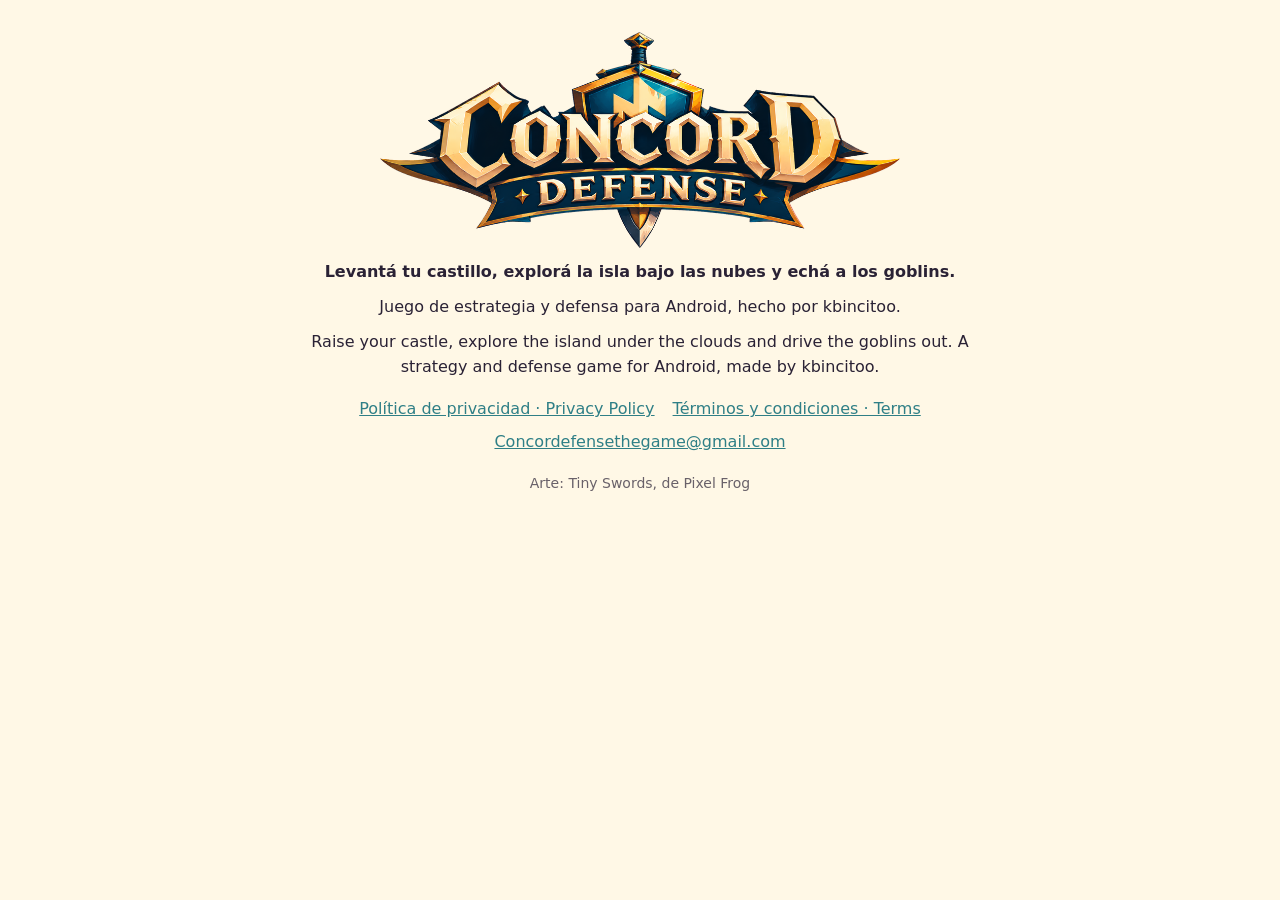
<file: index.html>
<!doctype html>
<html lang="es">
<head>
<meta charset="utf-8">
<meta name="viewport" content="width=device-width, initial-scale=1">
<title>Concord Defense · kbincitoo</title>
<link rel="icon" href="icono.png">
<link rel="stylesheet" href="legal.css">
<style>
  main { text-align: center; }
  .logo { width: min(520px, 100%); height: auto; margin: 12px 0 4px; }
  .enlaces { display: flex; flex-wrap: wrap; justify-content: center; gap: 8px 18px; margin: 18px 0; }
</style>
</head>
<body>
<main>
  <img class="logo" src="logo.png" alt="Concord Defense">
  <p><b>Levantá tu castillo, explorá la isla bajo las nubes y echá a los goblins.</b></p>
  <p>Juego de estrategia y defensa para Android, hecho por kbincitoo.</p>
  <p lang="en">Raise your castle, explore the island under the clouds and drive the goblins out. A strategy and defense game for Android, made by kbincitoo.</p>
  <div class="enlaces">
    <a href="privacidad.html">Política de privacidad · Privacy Policy</a>
    <a href="terminos.html">Términos y condiciones · Terms</a>
    <a href="mailto:Concordefensethegame@gmail.com">Concordefensethegame@gmail.com</a>
  </div>
  <p class="fecha">Arte: Tiny Swords, de Pixel Frog</p>
</main>
</body>
</html>
</file>
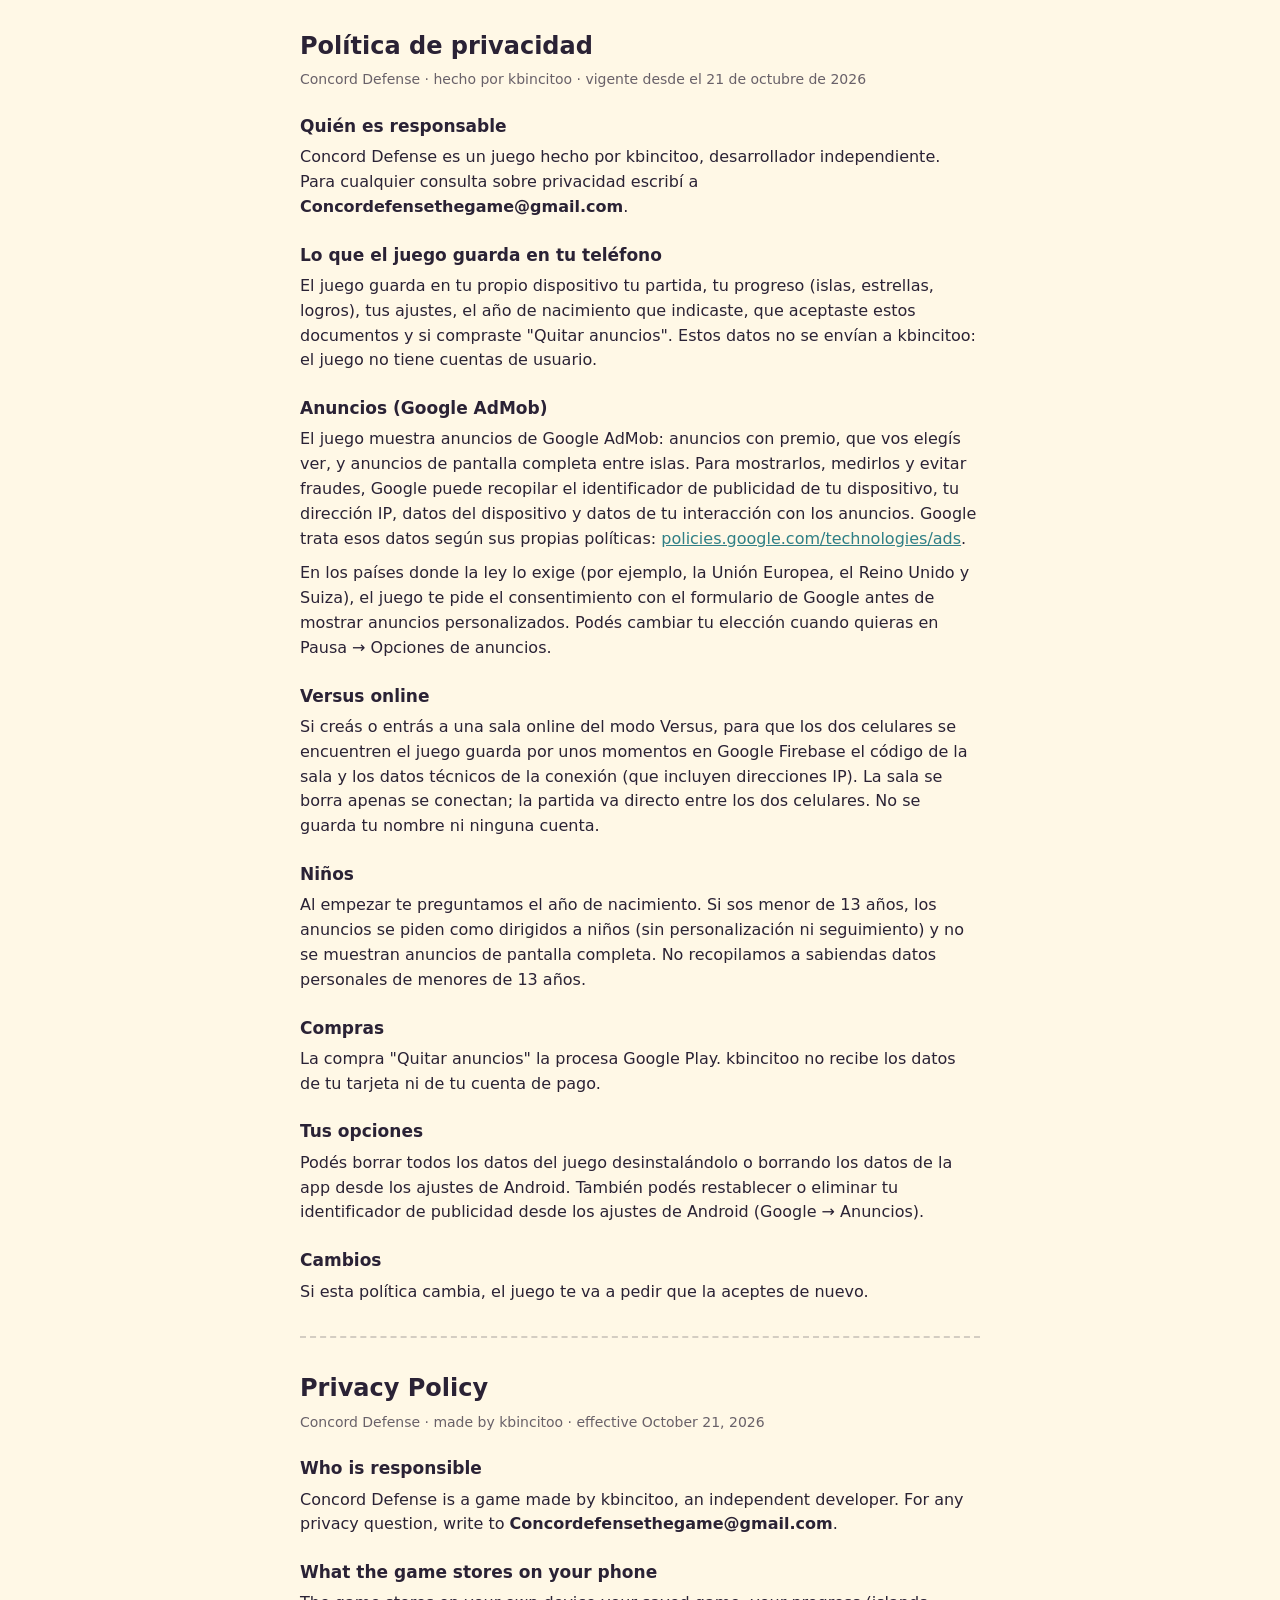
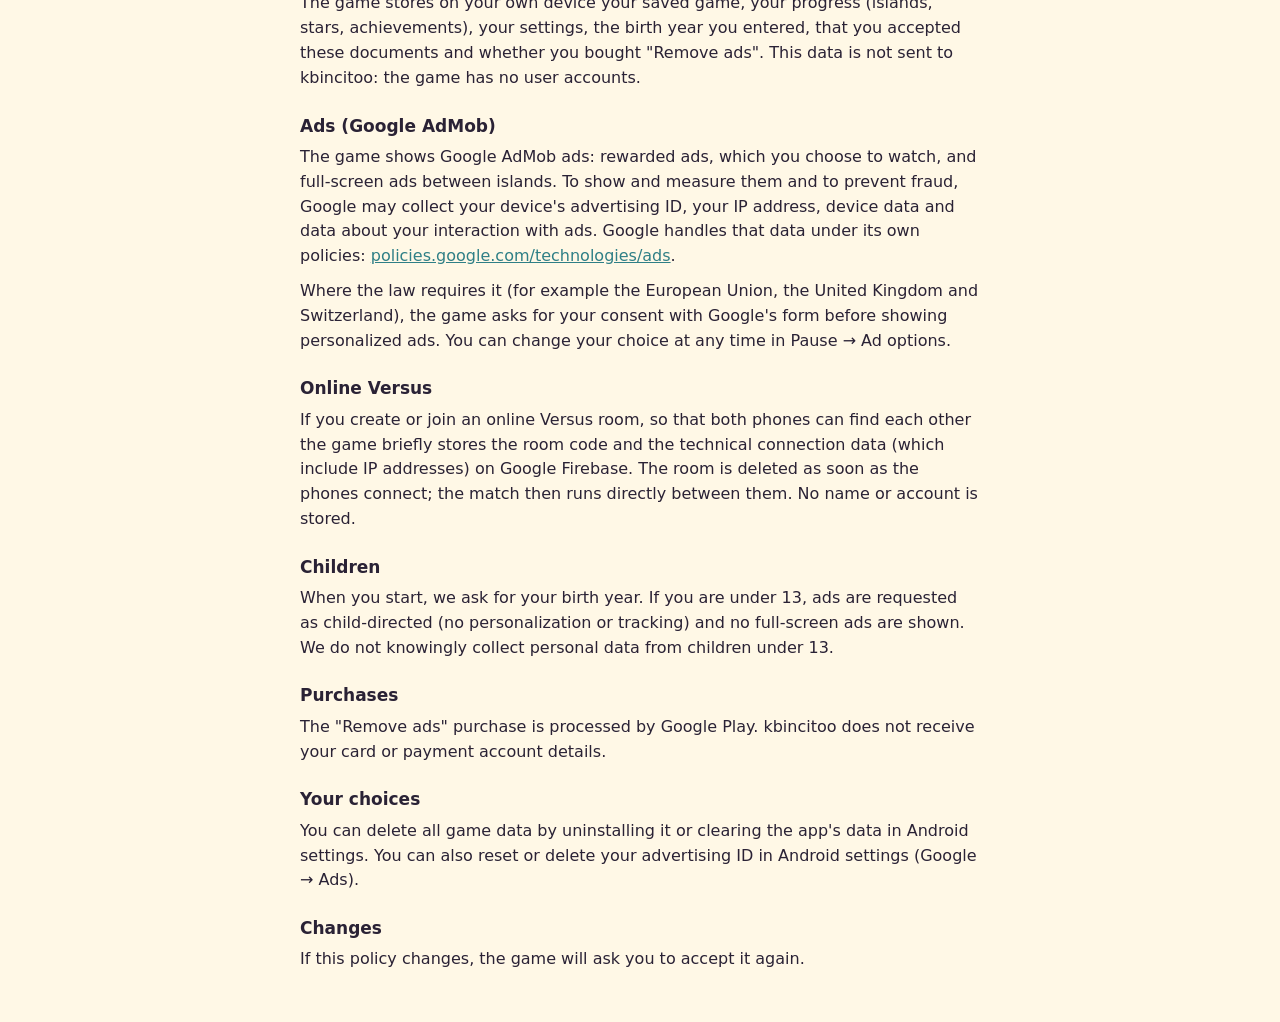
<file: privacidad.html>
<!doctype html>
<html lang="es">
<head>
<meta charset="utf-8">
<meta name="viewport" content="width=device-width, initial-scale=1">
<title>Concord Defense · Política de privacidad</title>
<link rel="stylesheet" href="legal.css">
</head>
<body>
<main>
<section id="es" lang="es">
  <h1>Política de privacidad</h1>
  <p class="fecha">Concord Defense · hecho por kbincitoo · vigente desde el 21 de octubre de 2026</p>

  <h2>Quién es responsable</h2>
  <p>Concord Defense es un juego hecho por kbincitoo, desarrollador independiente. Para cualquier consulta sobre privacidad escribí a <b>Concordefensethegame@gmail.com</b>.</p>

  <h2>Lo que el juego guarda en tu teléfono</h2>
  <p>El juego guarda en tu propio dispositivo tu partida, tu progreso (islas, estrellas, logros), tus ajustes, el año de nacimiento que indicaste, que aceptaste estos documentos y si compraste "Quitar anuncios". Estos datos no se envían a kbincitoo: el juego no tiene cuentas de usuario.</p>

  <h2>Anuncios (Google AdMob)</h2>
  <p>El juego muestra anuncios de Google AdMob: anuncios con premio, que vos elegís ver, y anuncios de pantalla completa entre islas. Para mostrarlos, medirlos y evitar fraudes, Google puede recopilar el identificador de publicidad de tu dispositivo, tu dirección IP, datos del dispositivo y datos de tu interacción con los anuncios. Google trata esos datos según sus propias políticas: <a href="https://policies.google.com/technologies/ads" target="_blank" rel="noopener">policies.google.com/technologies/ads</a>.</p>
  <p>En los países donde la ley lo exige (por ejemplo, la Unión Europea, el Reino Unido y Suiza), el juego te pide el consentimiento con el formulario de Google antes de mostrar anuncios personalizados. Podés cambiar tu elección cuando quieras en Pausa → Opciones de anuncios.</p>

  <h2>Versus online</h2>
  <p>Si creás o entrás a una sala online del modo Versus, para que los dos celulares se encuentren el juego guarda por unos momentos en Google Firebase el código de la sala y los datos técnicos de la conexión (que incluyen direcciones IP). La sala se borra apenas se conectan; la partida va directo entre los dos celulares. No se guarda tu nombre ni ninguna cuenta.</p>

  <h2>Niños</h2>
  <p>Al empezar te preguntamos el año de nacimiento. Si sos menor de 13 años, los anuncios se piden como dirigidos a niños (sin personalización ni seguimiento) y no se muestran anuncios de pantalla completa. No recopilamos a sabiendas datos personales de menores de 13 años.</p>

  <h2>Compras</h2>
  <p>La compra "Quitar anuncios" la procesa Google Play. kbincitoo no recibe los datos de tu tarjeta ni de tu cuenta de pago.</p>

  <h2>Tus opciones</h2>
  <p>Podés borrar todos los datos del juego desinstalándolo o borrando los datos de la app desde los ajustes de Android. También podés restablecer o eliminar tu identificador de publicidad desde los ajustes de Android (Google → Anuncios).</p>

  <h2>Cambios</h2>
  <p>Si esta política cambia, el juego te va a pedir que la aceptes de nuevo.</p>
</section>

<hr>

<section id="en" lang="en">
  <h1>Privacy Policy</h1>
  <p class="fecha">Concord Defense · made by kbincitoo · effective October 21, 2026</p>

  <h2>Who is responsible</h2>
  <p>Concord Defense is a game made by kbincitoo, an independent developer. For any privacy question, write to <b>Concordefensethegame@gmail.com</b>.</p>

  <h2>What the game stores on your phone</h2>
  <p>The game stores on your own device your saved game, your progress (islands, stars, achievements), your settings, the birth year you entered, that you accepted these documents and whether you bought "Remove ads". This data is not sent to kbincitoo: the game has no user accounts.</p>

  <h2>Ads (Google AdMob)</h2>
  <p>The game shows Google AdMob ads: rewarded ads, which you choose to watch, and full-screen ads between islands. To show and measure them and to prevent fraud, Google may collect your device's advertising ID, your IP address, device data and data about your interaction with ads. Google handles that data under its own policies: <a href="https://policies.google.com/technologies/ads" target="_blank" rel="noopener">policies.google.com/technologies/ads</a>.</p>
  <p>Where the law requires it (for example the European Union, the United Kingdom and Switzerland), the game asks for your consent with Google's form before showing personalized ads. You can change your choice at any time in Pause → Ad options.</p>

  <h2>Online Versus</h2>
  <p>If you create or join an online Versus room, so that both phones can find each other the game briefly stores the room code and the technical connection data (which include IP addresses) on Google Firebase. The room is deleted as soon as the phones connect; the match then runs directly between them. No name or account is stored.</p>

  <h2>Children</h2>
  <p>When you start, we ask for your birth year. If you are under 13, ads are requested as child-directed (no personalization or tracking) and no full-screen ads are shown. We do not knowingly collect personal data from children under 13.</p>

  <h2>Purchases</h2>
  <p>The "Remove ads" purchase is processed by Google Play. kbincitoo does not receive your card or payment account details.</p>

  <h2>Your choices</h2>
  <p>You can delete all game data by uninstalling it or clearing the app's data in Android settings. You can also reset or delete your advertising ID in Android settings (Google → Ads).</p>

  <h2>Changes</h2>
  <p>If this policy changes, the game will ask you to accept it again.</p>
</section>
</main>
</body>
</html>
</file>
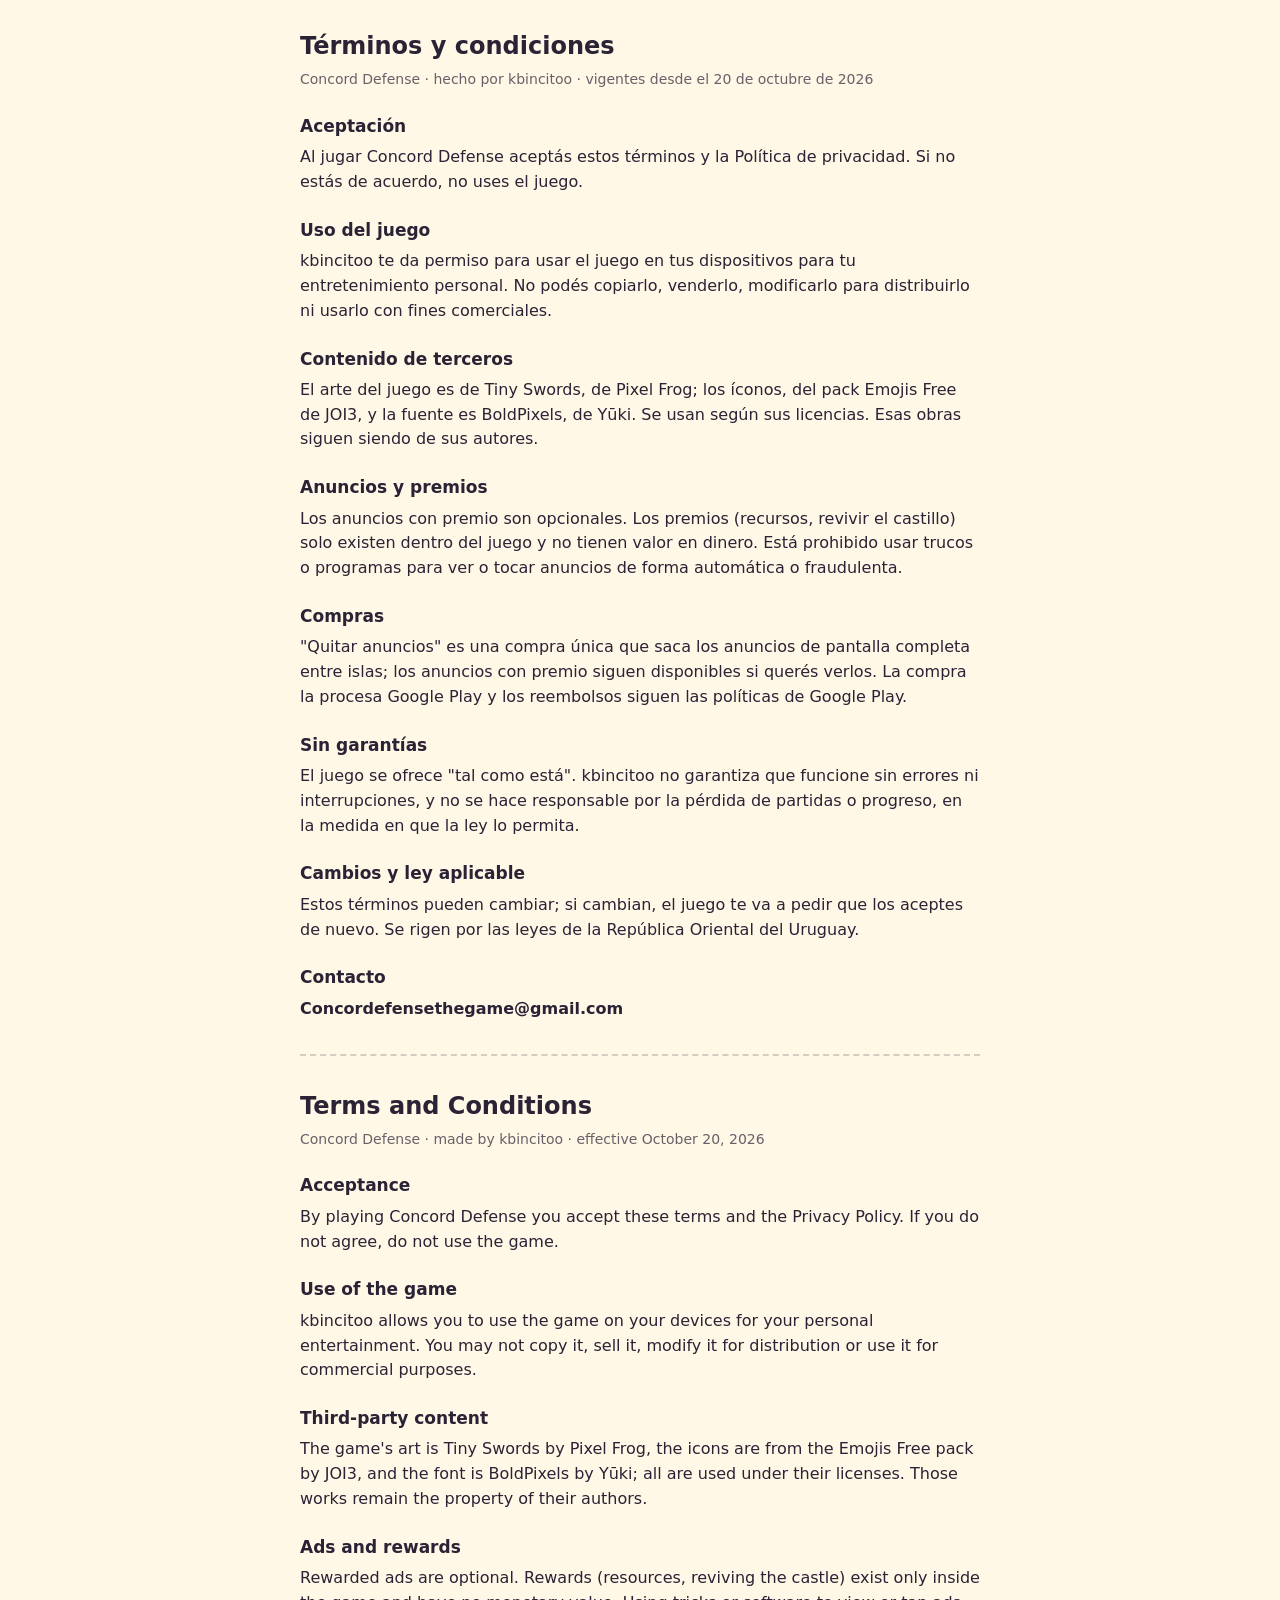
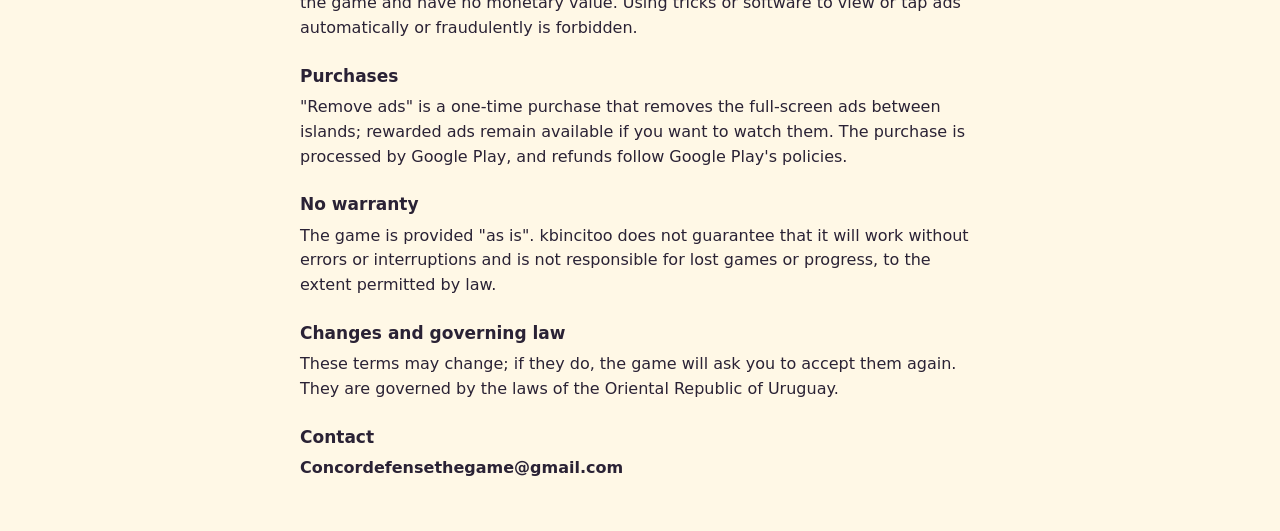
<file: terminos.html>
<!doctype html>
<html lang="es">
<head>
<meta charset="utf-8">
<meta name="viewport" content="width=device-width, initial-scale=1">
<title>Concord Defense · Términos y condiciones</title>
<link rel="stylesheet" href="legal.css">
</head>
<body>
<main>
<section id="es" lang="es">
  <h1>Términos y condiciones</h1>
  <p class="fecha">Concord Defense · hecho por kbincitoo · vigentes desde el 20 de octubre de 2026</p>

  <h2>Aceptación</h2>
  <p>Al jugar Concord Defense aceptás estos términos y la Política de privacidad. Si no estás de acuerdo, no uses el juego.</p>

  <h2>Uso del juego</h2>
  <p>kbincitoo te da permiso para usar el juego en tus dispositivos para tu entretenimiento personal. No podés copiarlo, venderlo, modificarlo para distribuirlo ni usarlo con fines comerciales.</p>

  <h2>Contenido de terceros</h2>
  <p>El arte del juego es de Tiny Swords, de Pixel Frog; los íconos, del pack Emojis Free de JOI3, y la fuente es BoldPixels, de Yūki. Se usan según sus licencias. Esas obras siguen siendo de sus autores.</p>

  <h2>Anuncios y premios</h2>
  <p>Los anuncios con premio son opcionales. Los premios (recursos, revivir el castillo) solo existen dentro del juego y no tienen valor en dinero. Está prohibido usar trucos o programas para ver o tocar anuncios de forma automática o fraudulenta.</p>

  <h2>Compras</h2>
  <p>"Quitar anuncios" es una compra única que saca los anuncios de pantalla completa entre islas; los anuncios con premio siguen disponibles si querés verlos. La compra la procesa Google Play y los reembolsos siguen las políticas de Google Play.</p>

  <h2>Sin garantías</h2>
  <p>El juego se ofrece "tal como está". kbincitoo no garantiza que funcione sin errores ni interrupciones, y no se hace responsable por la pérdida de partidas o progreso, en la medida en que la ley lo permita.</p>

  <h2>Cambios y ley aplicable</h2>
  <p>Estos términos pueden cambiar; si cambian, el juego te va a pedir que los aceptes de nuevo. Se rigen por las leyes de la República Oriental del Uruguay.</p>

  <h2>Contacto</h2>
  <p><b>Concordefensethegame@gmail.com</b></p>
</section>

<hr>

<section id="en" lang="en">
  <h1>Terms and Conditions</h1>
  <p class="fecha">Concord Defense · made by kbincitoo · effective October 20, 2026</p>

  <h2>Acceptance</h2>
  <p>By playing Concord Defense you accept these terms and the Privacy Policy. If you do not agree, do not use the game.</p>

  <h2>Use of the game</h2>
  <p>kbincitoo allows you to use the game on your devices for your personal entertainment. You may not copy it, sell it, modify it for distribution or use it for commercial purposes.</p>

  <h2>Third-party content</h2>
  <p>The game's art is Tiny Swords by Pixel Frog, the icons are from the Emojis Free pack by JOI3, and the font is BoldPixels by Yūki; all are used under their licenses. Those works remain the property of their authors.</p>

  <h2>Ads and rewards</h2>
  <p>Rewarded ads are optional. Rewards (resources, reviving the castle) exist only inside the game and have no monetary value. Using tricks or software to view or tap ads automatically or fraudulently is forbidden.</p>

  <h2>Purchases</h2>
  <p>"Remove ads" is a one-time purchase that removes the full-screen ads between islands; rewarded ads remain available if you want to watch them. The purchase is processed by Google Play, and refunds follow Google Play's policies.</p>

  <h2>No warranty</h2>
  <p>The game is provided "as is". kbincitoo does not guarantee that it will work without errors or interruptions and is not responsible for lost games or progress, to the extent permitted by law.</p>

  <h2>Changes and governing law</h2>
  <p>These terms may change; if they do, the game will ask you to accept them again. They are governed by the laws of the Oriental Republic of Uruguay.</p>

  <h2>Contact</h2>
  <p><b>Concordefensethegame@gmail.com</b></p>
</section>
</main>
</body>
</html>
</file>
<file: legal.css>
/* Estilo de los documentos legales: lectura simple, también como página suelta (la URL que pide Google Play). */
:root { --tinta: #2a2235; --papel: #fff8e6; --acento: #2f7f86; color-scheme: light; }
body { margin: 0; background: var(--papel); color: var(--tinta); font: 16px/1.55 system-ui, -apple-system, "Segoe UI", Roboto, sans-serif; }
main { max-width: 680px; margin: 0 auto; padding: 20px 16px 40px; }
h1 { font-size: 24px; margin: 8px 0 4px; }
h2 { font-size: 17px; margin: 22px 0 6px; }
p { margin: 0 0 10px; }
.fecha { opacity: 0.7; font-size: 14px; }
a { color: var(--acento); }
hr { border: 0; border-top: 2px dashed rgba(42, 34, 53, 0.2); margin: 32px 0; }
</file>
